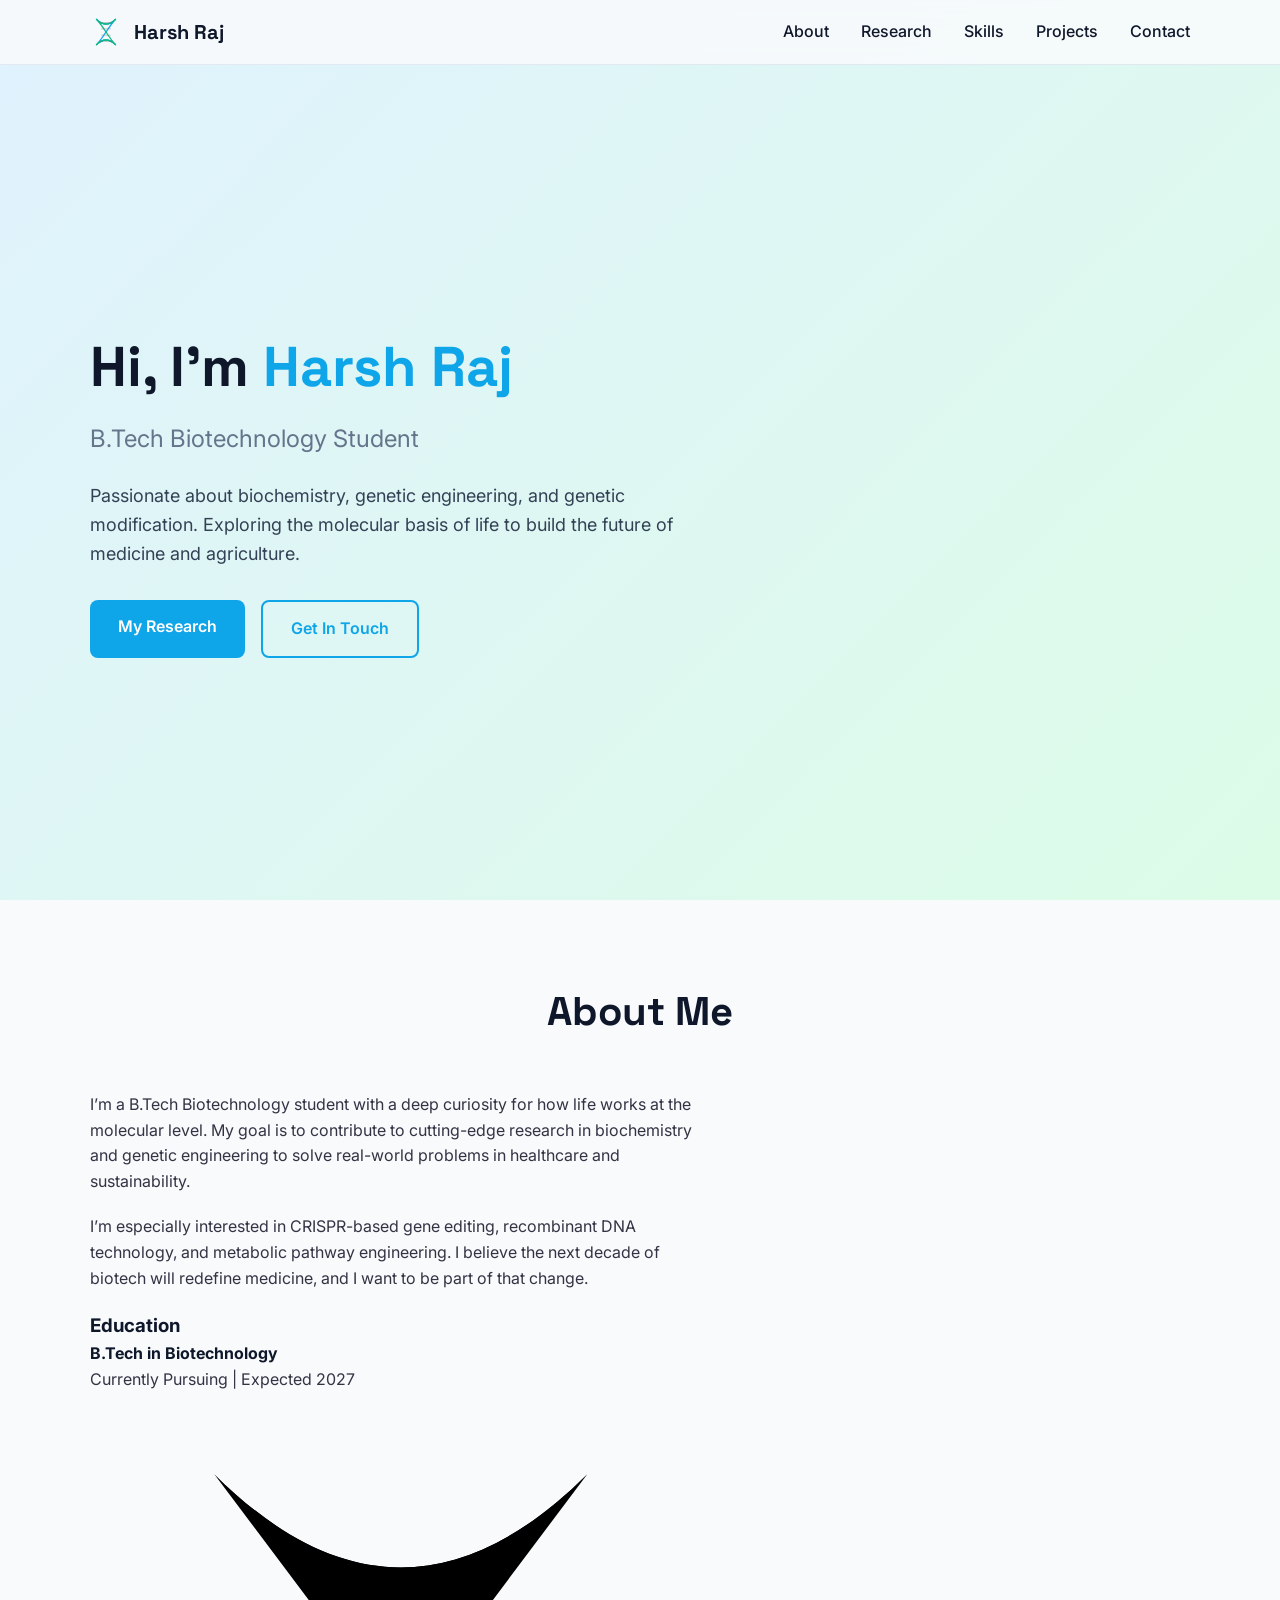
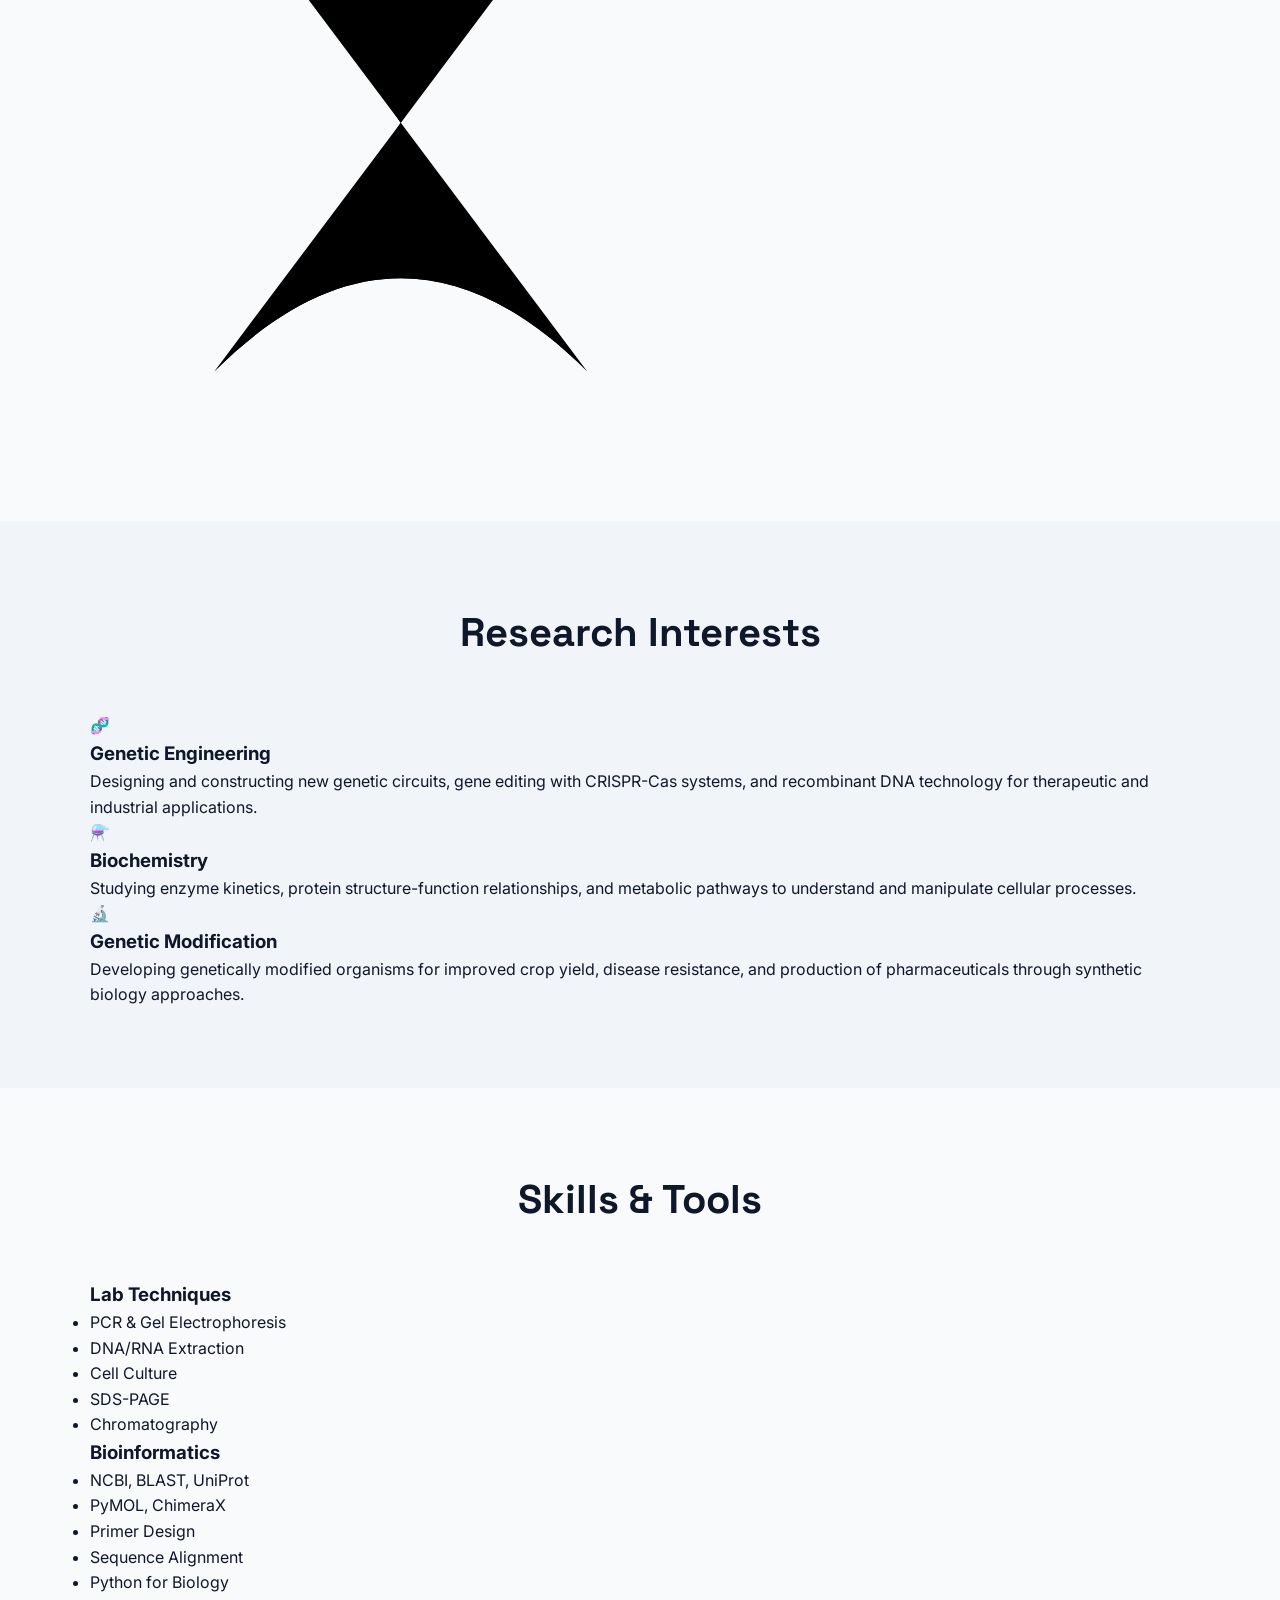
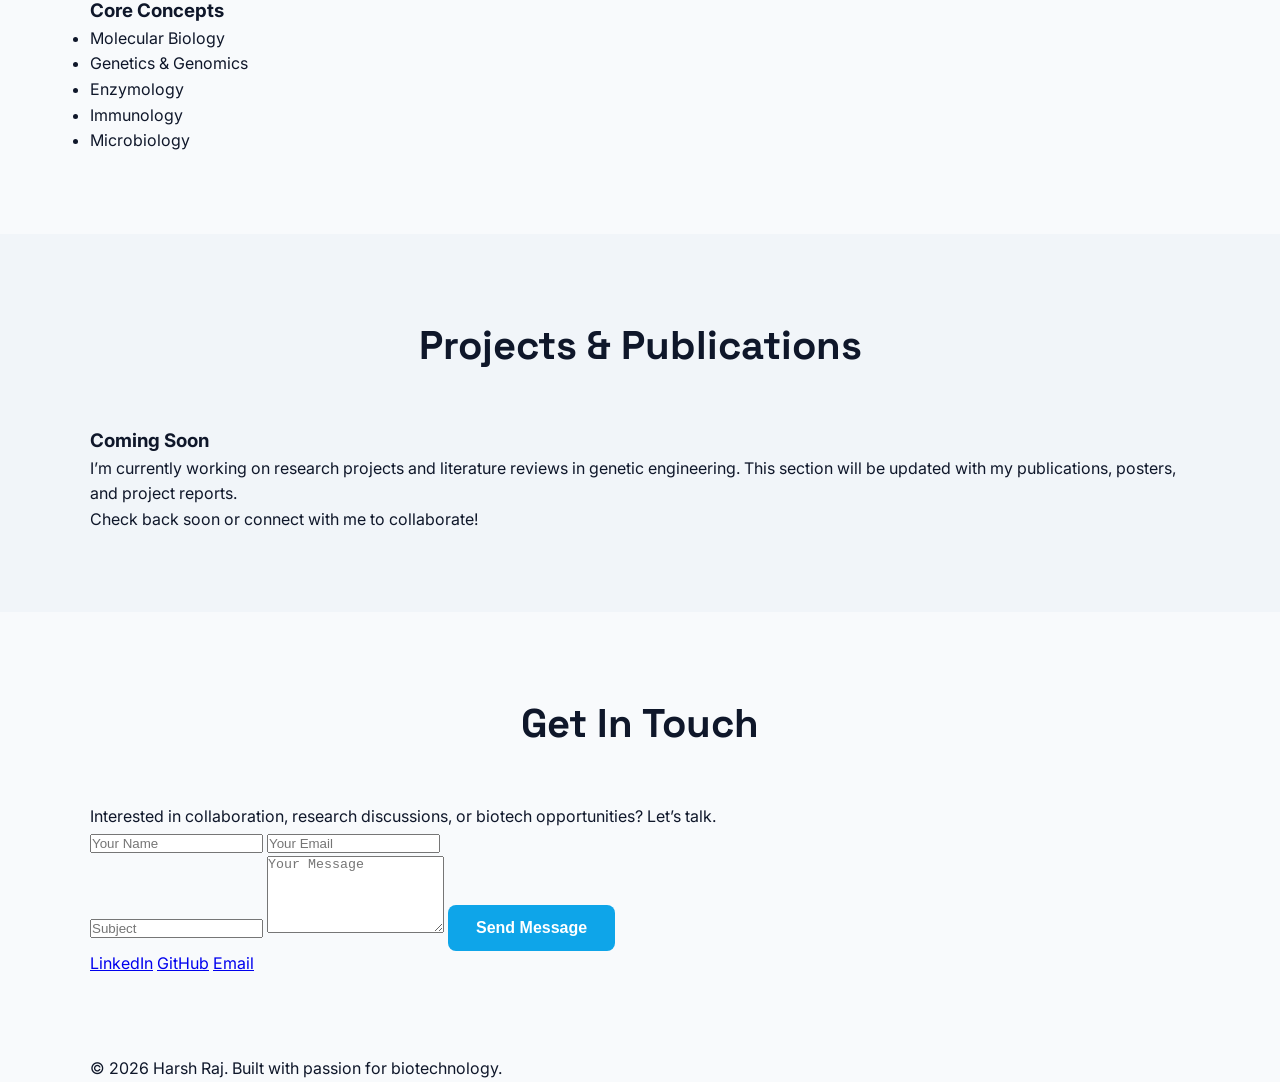
<file: Index.html>
<!DOCTYPE html>
<html lang="en">
<head>
    <meta charset="UTF-8">
    <meta name="viewport" content="width=device-width, initial-scale=1.0">
    <title>Harsh Raj | Biotechnology Researcher</title>
    <link rel="stylesheet" href="style.css">
    <link rel="preconnect" href="https://fonts.googleapis.com">
    <link rel="preconnect" href="https://fonts.gstatic.com" crossorigin>
    <link href="https://fonts.googleapis.com/css2?family=Inter:wght@300;400;500;600;700&family=Space+Grotesk:wght@500;700&display=swap" rel="stylesheet">
</head>
<body>
    <!-- Header -->
    <header id="header">
        <nav class="container">
            <div class="logo">
                <svg class="dna-logo" viewBox="0 0 100 100" xmlns="http://www.w3.org/2000/svg">
                    <path class="strand1" d="M20,10 C40,30 60,30 80,10 C60,30 40,70 20,90 C40,70 60,70 80,90" />
                    <path class="strand2" d="M80,10 C60,30 40,30 20,10 C40,30 60,70 80,90 C60,70 40,70 20,90" />
                    <line class="base-pair" x1="30" y1="20" x2="70" y2="20" />
                    <line class="base-pair" x1="35" y1="40" x2="65" y2="40" />
                    <line class="base-pair" x1="35" y1="60" x2="65" y2="60" />
                    <line class="base-pair" x1="30" y1="80" x2="70" y2="80" />
                </svg>
                <span>Harsh Raj</span>
            </div>
            <ul class="nav-links">
                <li><a href="#about">About</a></li>
                <li><a href="#research">Research</a></li>
                <li><a href="#skills">Skills</a></li>
                <li><a href="#projects">Projects</a></li>
                <li><a href="#contact">Contact</a></li>
            </ul>
            <div class="menu-toggle" id="menuToggle">
                <span></span><span></span><span></span>
            </div>
        </nav>
    </header>

    <!-- Hero -->
    <section class="hero" id="home">
        <div class="container hero-content">
            <h1>Hi, I'm <span class="highlight">Harsh Raj</span></h1>
            <h2>B.Tech Biotechnology Student</h2>
            <p>Passionate about biochemistry, genetic engineering, and genetic modification. Exploring the molecular basis of life to build the future of medicine and agriculture.</p>
            <div class="hero-btns">
                <a href="#research" class="btn btn-primary">My Research</a>
                <a href="#contact" class="btn btn-secondary">Get In Touch</a>
            </div>
        </div>
    </section>

    <!-- About -->
    <section id="about" class="section">
        <div class="container">
            <h2 class="section-title">About Me</h2>
            <div class="about-content">
                <div class="about-text">
                    <p>I’m a B.Tech Biotechnology student with a deep curiosity for how life works at the molecular level. My goal is to contribute to cutting-edge research in biochemistry and genetic engineering to solve real-world problems in healthcare and sustainability.</p>
                    <p>I’m especially interested in CRISPR-based gene editing, recombinant DNA technology, and metabolic pathway engineering. I believe the next decade of biotech will redefine medicine, and I want to be part of that change.</p>
                    <div class="education">
                        <h3>Education</h3>
                        <div class="edu-item">
                            <h4>B.Tech in Biotechnology</h4>
                            <p>Currently Pursuing | Expected 2027</p>
                        </div>
                    </div>
                <div class="about-image">
                    <div class="image-placeholder">
                        <svg viewBox="0 0 200 200" class="dna-large">
                            <path class="strand1" d="M40,20 C80,60 120,60 160,20 C120,60 80,140 40,180 C80,140 120,140 160,180" />
                            <path class="strand2" d="M160,20 C120,60 80,60 40,20 C80,60 120,140 160,180 C120,140 80,140 40,180" />
                        </svg>
                    </div>
                </div>
            </div>
        </div>
    </section>

    <!-- Research Interests -->
    <section id="research" class="section bg-light">
        <div class="container">
            <h2 class="section-title">Research Interests</h2>
            <div class="card-grid">
                <div class="card">
                    <div class="card-icon">🧬</div>
                    <h3>Genetic Engineering</h3>
                    <p>Designing and constructing new genetic circuits, gene editing with CRISPR-Cas systems, and recombinant DNA technology for therapeutic and industrial applications.</p>
                </div>
                <div class="card">
                    <div class="card-icon">⚗️</div>
                    <h3>Biochemistry</h3>
                    <p>Studying enzyme kinetics, protein structure-function relationships, and metabolic pathways to understand and manipulate cellular processes.</p>
                </div>
                <div class="card">
                    <div class="card-icon">🔬</div>
                    <h3>Genetic Modification</h3>
                    <p>Developing genetically modified organisms for improved crop yield, disease resistance, and production of pharmaceuticals through synthetic biology approaches.</p>
                </div>
            </div>
        </div>
    </section>

    <!-- Skills -->
    <section id="skills" class="section">
        <div class="container">
            <h2 class="section-title">Skills & Tools</h2>
            <div class="skills-grid">
                <div class="skill-category">
                    <h3>Lab Techniques</h3>
                    <ul>
                        <li>PCR & Gel Electrophoresis</li>
                        <li>DNA/RNA Extraction</li>
                        <li>Cell Culture</li>
                        <li>SDS-PAGE</li>
                        <li>Chromatography</li>
                    </ul>
                </div>
                <div class="skill-category">
                    <h3>Bioinformatics</h3>
                    <ul>
                        <li>NCBI, BLAST, UniProt</li>
                        <li>PyMOL, ChimeraX</li>
                        <li>Primer Design</li>
                        <li>Sequence Alignment</li>
                        <li>Python for Biology</li>
                    </ul>
                </div>
                <div class="skill-category">
                    <h3>Core Concepts</h3>
                    <ul>
                        <li>Molecular Biology</li>
                        <li>Genetics & Genomics</li>
                        <li>Enzymology</li>
                        <li>Immunology</li>
                        <li>Microbiology</li>
                    </ul>
                </div>
            </div>
        </div>
    </section>

    <!-- Projects -->
    <section id="projects" class="section bg-light">
        <div class="container">
            <h2 class="section-title">Projects & Publications</h2>
            <div class="project-card">
                <h3>Coming Soon</h3>
                <p>I’m currently working on research projects and literature reviews in genetic engineering. This section will be updated with my publications, posters, and project reports.</p>
                <p>Check back soon or connect with me to collaborate!</p>
            </div>
        </div>
    </section>

    <!-- Contact -->
    <section id="contact" class="section">
        <div class="container">
            <h2 class="section-title">Get In Touch</h2>
            <p class="contact-subtitle">Interested in collaboration, research discussions, or biotech opportunities? Let’s talk.</p>
            <form class="contact-form" id="contactForm">
                <div class="form-group">
                    <input type="text" id="name" placeholder="Your Name" required>
                    <input type="email" id="email" placeholder="Your Email" required>
                </div>
                <input type="text" id="subject" placeholder="Subject" required>
                <textarea id="message" rows="5" placeholder="Your Message" required></textarea>
                <button type="submit" class="btn btn-primary">Send Message</button>
            </form>
            <div class="social-links">
                <a href="#" aria-label="LinkedIn">LinkedIn</a>
                <a href="#" aria-label="GitHub">GitHub</a>
                <a href="mailto:your.email@example.com" aria-label="Email">Email</a>
            </div>
        </div>
    </section>

    <!-- Footer -->
    <footer>
        <div class="container">
            <p>&copy; 2026 Harsh Raj. Built with passion for biotechnology.</p>
        </div>
    </footer>

    <script src="script.js"></script>
</body>
</html>
</file>
<file: style.css>
:root {
    --primary: #0ea5e9;
    --primary-dark: #0284c7;
    --secondary: #10b981;
    --dark: #0f172a;
    --light: #f8fafc;
    --gray: #64748b;
    --bg-light: #f1f5f9;
    --font-main: 'Inter', sans-serif;
    --font-heading: 'Space Grotesk', sans-serif;
}

* {
    margin: 0;
    padding: 0;
    box-sizing: border-box;
}

html {
    scroll-behavior: smooth;
}

body {
    font-family: var(--font-main);
    color: var(--dark);
    line-height: 1.6;
    background: var(--light);
}

.container {
    width: 90%;
    max-width: 1100px;
    margin: 0 auto;
}

.section {
    padding: 5rem 0;
}

.bg-light {
    background: var(--bg-light);
}

.section-title {
    font-family: var(--font-heading);
    font-size: 2.5rem;
    text-align: center;
    margin-bottom: 3rem;
    color: var(--dark);
}

/* Header */
header {
    position: fixed;
    top: 0;
    width: 100%;
    background: rgba(248, 250, 252, 0.9);
    backdrop-filter: blur(10px);
    z-index: 1000;
    transition: all 0.3s ease;
    border-bottom: 1px solid #e2e8f0;
}

header.scrolled {
    box-shadow: 0 2px 10px rgba(0,0,0,0.1);
}

nav {
    display: flex;
    justify-content: space-between;
    align-items: center;
    padding: 1rem 0;
}

.logo {
    display: flex;
    align-items: center;
    gap: 0.75rem;
    font-family: var(--font-heading);
    font-weight: 700;
    font-size: 1.25rem;
}

.dna-logo {
    width: 32px;
    height: 32px;
}

.dna-logo .strand1, .dna-logo .strand2 {
    fill: none;
    stroke: var(--primary);
    stroke-width: 4;
    stroke-linecap: round;
    animation: rotate 8s linear infinite;
}

.dna-logo .strand2 {
    stroke: var(--secondary);
    animation-direction: reverse;
}

.dna-logo .base-pair {
    stroke: var(--gray);
    stroke-width: 2;
    opacity: 0.6;
}

@keyframes rotate {
    from { transform-origin: center; transform: rotate(0deg); }
    to { transform-origin: center; transform: rotate(360deg); }
}

.nav-links {
    display: flex;
    list-style: none;
    gap: 2rem;
}

.nav-links a {
    text-decoration: none;
    color: var(--dark);
    font-weight: 500;
    transition: color 0.3s;
}

.nav-links a:hover {
    color: var(--primary);
}

.menu-toggle {
    display: none;
    flex-direction: column;
    gap: 5px;
    cursor: pointer;
}

.menu-toggle span {
    width: 25px;
    height: 3px;
    background: var(--dark);
    transition: 0.3s;
}

/* Hero */
.hero {
    min-height: 100vh;
    display: flex;
    align-items: center;
    background: linear-gradient(135deg, #e0f2fe 0%, #dcfce7 100%);
    padding-top: 80px;
}

.hero-content h1 {
    font-family: var(--font-heading);
    font-size: 3.5rem;
    margin-bottom: 0.5rem;
}

.hero-content h2 {
    font-size: 1.5rem;
    color: var(--gray);
    font-weight: 400;
    margin-bottom: 1.5rem;
}

.hero-content p {
    font-size: 1.125rem;
    max-width: 600px;
    margin-bottom: 2rem;
    color: #334155;
}

.highlight {
    color: var(--primary);
}

.hero-btns {
    display: flex;
    gap: 1rem;
}

.btn {
    padding: 0.875rem 1.75rem;
    border-radius: 8px;
    text-decoration: none;
    font-weight: 600;
    transition: all 0.3s;
    border: none;
    cursor: pointer;
    font-size: 1rem;
}

.btn-primary {
    background: var(--primary);
    color: white;
}

.btn-primary:hover {
    background: var(--primary-dark);
    transform: translateY(-2px);
}

.btn-secondary {
    background: transparent;
    color: var(--primary);
    border: 2px solid var(--primary);
}

.btn-secondary:hover {
    background: var(--primary);
    color: white;
}

/* About */
.about-content {
    display: grid;
    grid-template-columns: 1.2fr 0.8fr;
    gap: 4rem;
    align-items: center;
}

.about-text p {
    margin-bottom: 1.25rem;
    color: #334
</file>
